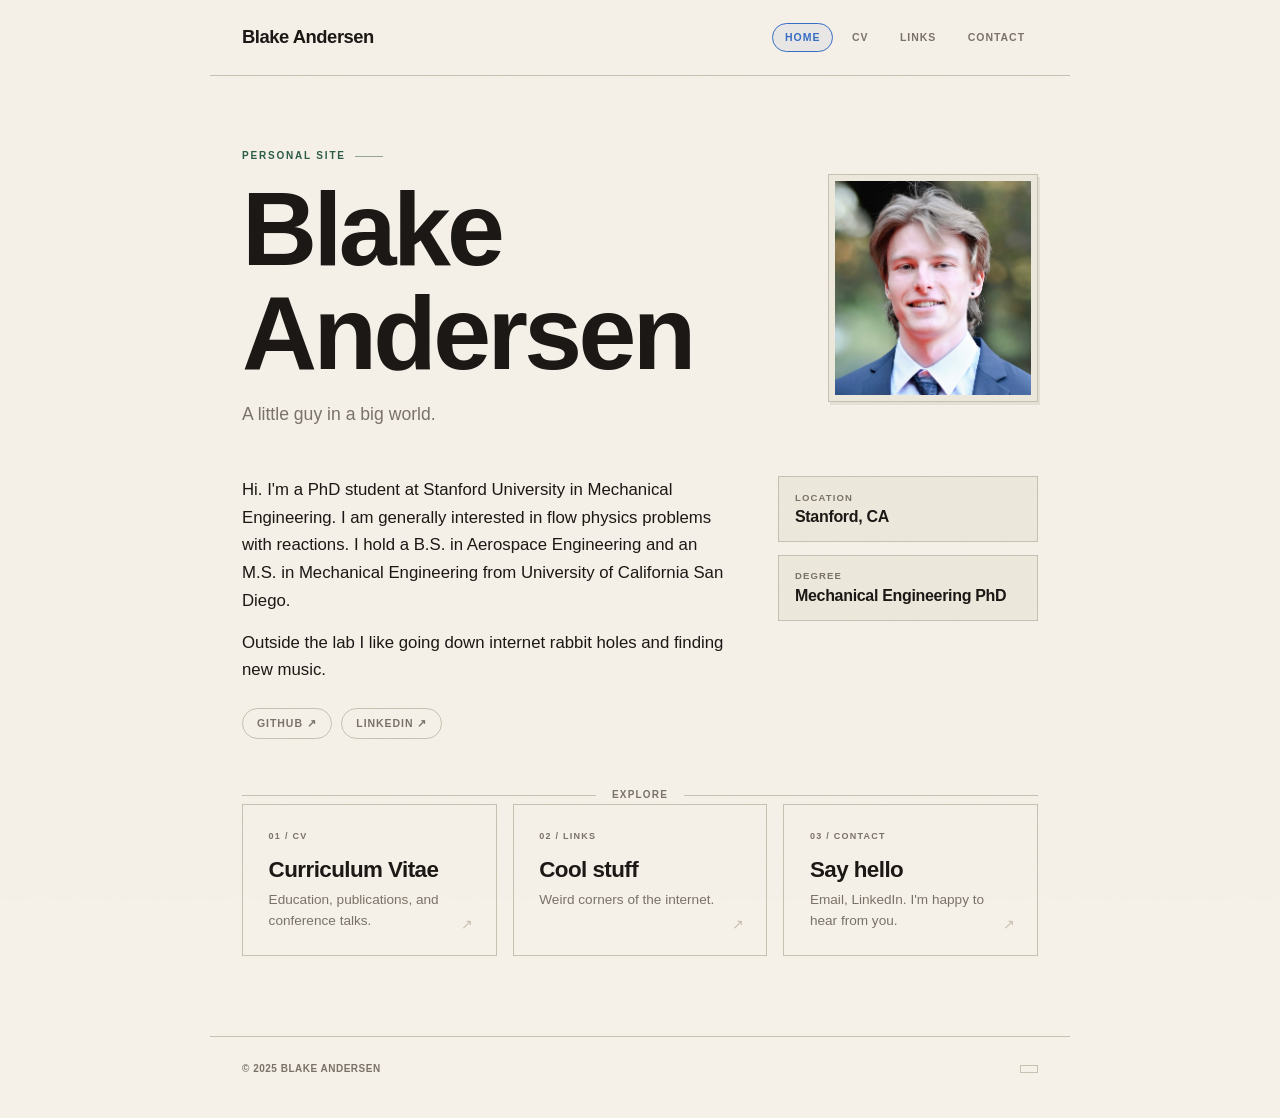
<file: index.html>
<!DOCTYPE html>
<html lang="en">
<head>
<meta charset="UTF-8">
<meta name="viewport" content="width=device-width, initial-scale=1.0">
<title>Blake Andersen</title>
<link rel="stylesheet" href="style.css">
<style>
  /* ── HOME-SPECIFIC ── */
  .hero {
    max-width: 860px;
    margin: 0 auto;
    padding: 4.5rem 2rem 3rem;
    position: relative;
    display: flex;
    align-items: center;
    gap: 2.5rem;
  }
  .hero-text { flex: 1 1 auto; min-width: 0; }
  .hero-portrait {
    flex: 0 0 auto;
    width: clamp(150px, 24vw, 210px);
    align-self: center;
  }

  .home-social {
    display: flex;
    gap: 0.6rem;
    flex-wrap: wrap;
    margin-top: 1.5rem;
  }
  .home-social a {
    font-family: var(--sans);
    font-size: 10.5px;
    font-weight: 700;
    letter-spacing: 0.09em;
    text-transform: uppercase;
    text-decoration: none;
    color: var(--muted);
    padding: 6px 14px;
    border: 1.5px solid var(--rule);
    border-radius: 100px;
    transition: all 0.18s ease;
  }
  .home-social a:hover {
    color: var(--accent);
    border-color: var(--accent);
  }

  .hero-name {
    font-size: clamp(3.5rem, 9vw, 6.5rem);
    margin-bottom: 1rem;
  }

  .hero-tagline {
    font-family: var(--sans);
    font-size: 1.1rem;
    color: var(--muted);
    font-weight: 400;
    max-width: 360px;
    margin-bottom: 0;
    line-height: 1.5;
  }

  /* Page cards grid */
  .page-grid {
    max-width: 860px;
    margin: 0 auto;
    padding: 0 2rem 5rem;
    display: grid;
    grid-template-columns: repeat(auto-fit, minmax(220px, 1fr));
    gap: 1rem;
  }

  .page-card {
    display: block;
    text-decoration: none;
    color: var(--ink);
    border: 1.5px solid var(--rule);
    padding: 1.5rem 1.6rem;
    transition: all 0.2s ease;
    position: relative;
    overflow: hidden;
    background: transparent;
  }

  .page-card::after {
    content: '↗';
    position: absolute;
    bottom: 1.2rem;
    right: 1.4rem;
    font-family: var(--sans);
    font-size: 14px;
    color: var(--rule);
    transition: all 0.2s ease;
  }

  .page-card:hover {
    border-color: var(--accent);
    background: rgba(53,108,196,0.04);
  }

  .page-card:hover::after { color: var(--accent); transform: translate(2px, -2px); }

  .pc-num {
    font-family: var(--sans);
    font-size: 9px;
    font-weight: 700;
    letter-spacing: 0.14em;
    color: var(--muted);
    text-transform: uppercase;
    margin-bottom: 0.8rem;
    display: block;
  }

  .pc-title {
    font-family: var(--sans);
    font-size: 1.4rem;
    font-weight: 700;
    line-height: 1.15;
    letter-spacing: -0.025em;
    display: block;
    margin-bottom: 0.5rem;
  }

  .pc-desc {
    font-size: 0.85rem;
    color: var(--muted);
    font-weight: 400;
    line-height: 1.5;
    padding-right: 1.5rem;
  }

  /* About blurb on homepage */
  .home-about {
    max-width: 860px;
    margin: 0 auto;
    padding: 0 2rem 0;
    display: grid;
    grid-template-columns: 1fr 260px;
    gap: 3rem;
    align-items: start;
    margin-bottom: 3rem;
  }

  @media (max-width: 640px) {
    .hero { flex-direction: column; align-items: flex-start; gap: 1.5rem; }
    .hero-portrait { width: clamp(150px, 45vw, 200px); }
    .home-about { grid-template-columns: 1fr; gap: 1.5rem; }
    .page-grid { grid-template-columns: 1fr 1fr; }
  }
  @media (max-width: 420px) {
    .page-grid { grid-template-columns: 1fr; }
  }

  .home-about p {
    font-size: 1.05rem;
    color: var(--ink);
    margin-bottom: 0.9rem;
    max-width: 500px;
  }
  .home-about p:last-child { margin-bottom: 0; }

  .portrait {
    margin: 0;
    border: 1px solid var(--rule);
    background: var(--paper2);
    padding: 6px;
    line-height: 0;
    box-shadow: 2px 3px 0 rgba(26,23,20,0.07);
  }
  .portrait img {
    display: block;
    width: 100%;
    height: auto;
  }

  .info-stack {
    display: flex;
    flex-direction: column;
    gap: 0.8rem;
  }

  .info-chip {
    border: 1px solid var(--rule);
    background: var(--paper2);
    padding: 0.8rem 1rem;
    display: flex;
    flex-direction: column;
    gap: 2px;
  }

  .chip-label {
    font-family: var(--sans);
    font-size: 9.5px;
    font-weight: 700;
    letter-spacing: 0.12em;
    text-transform: uppercase;
    color: var(--muted);
  }

  .chip-value {
    font-family: var(--sans);
    font-size: 1rem;
    font-weight: 700;
    letter-spacing: -0.02em;
    line-height: 1.3;
    color: var(--ink);
  }
</style>
</head>
<body>

<nav class="site-nav animate">
  <a class="nav-logo" href="index.html">Blake Andersen</a>
  <div class="nav-links">
    <a href="index.html" class="active">Home</a>
    <a href="cv.html">CV</a>
    <a href="links.html">Links</a>
    <a href="contact.html">Contact</a>
  </div>
</nav>

<div class="hero animate d1">
  <div class="hero-text">
    <p class="eyebrow">Personal site</p>
    <h1 class="hero-name">Blake<br>Andersen</h1>
    <p class="hero-tagline">A little guy in a big world.</p>
  </div>
  <figure class="portrait hero-portrait">
    <img src="blakie.jpeg" alt="Blake Andersen" loading="lazy">
  </figure>
</div>

<div class="home-about animate d2">
  <div>
	  <p>Hi. I'm a PhD student at Stanford University in Mechanical Engineering. I am generally interested in flow physics problems with reactions. I hold a B.S. in Aerospace Engineering and an M.S. in Mechanical Engineering from University of California San Diego.</p>
    <p>Outside the lab I like going down internet rabbit holes and finding new music.</p>
    <div class="home-social">
      <a href="https://github.com/blandersen/" target="_blank" rel="noopener">GitHub ↗</a>
      <a href="https://www.linkedin.com/in/blake-c-andersen/" target="_blank" rel="noopener">LinkedIn ↗</a>
    </div>
  </div>
  <div class="info-stack">
    <div class="info-chip">
      <span class="chip-label">Location</span>
      <span class="chip-value">Stanford, CA</span>
    </div>
    <div class="info-chip">
      <span class="chip-label">Degree</span>
      <span class="chip-value">Mechanical Engineering PhD</span>
    </div>
  </div>
</div>

<div class="divider animate d3"><span>Explore</span></div>

<div class="page-grid animate d4">
  <a class="page-card" href="cv.html">
    <span class="pc-num">01 / CV</span>
    <span class="pc-title">Curriculum Vitae</span>
    <p class="pc-desc">Education, publications, and conference talks.</p>
  </a>
  <a class="page-card" href="links.html">
    <span class="pc-num">02 / Links</span>
    <span class="pc-title">Cool stuff</span>
    <p class="pc-desc">Weird corners of the internet.</p>
  </a>
  <a class="page-card" href="contact.html">
    <span class="pc-num">03 / Contact</span>
    <span class="pc-title">Say hello</span>
    <p class="pc-desc">Email, LinkedIn. I'm happy to hear from you.</p>
  </a>
</div>

<footer class="animate d5">
  <p>© 2025 Blake Andersen</p>
  <span class="footer-badge"></span>
</footer>

</body>
</html>
</file>
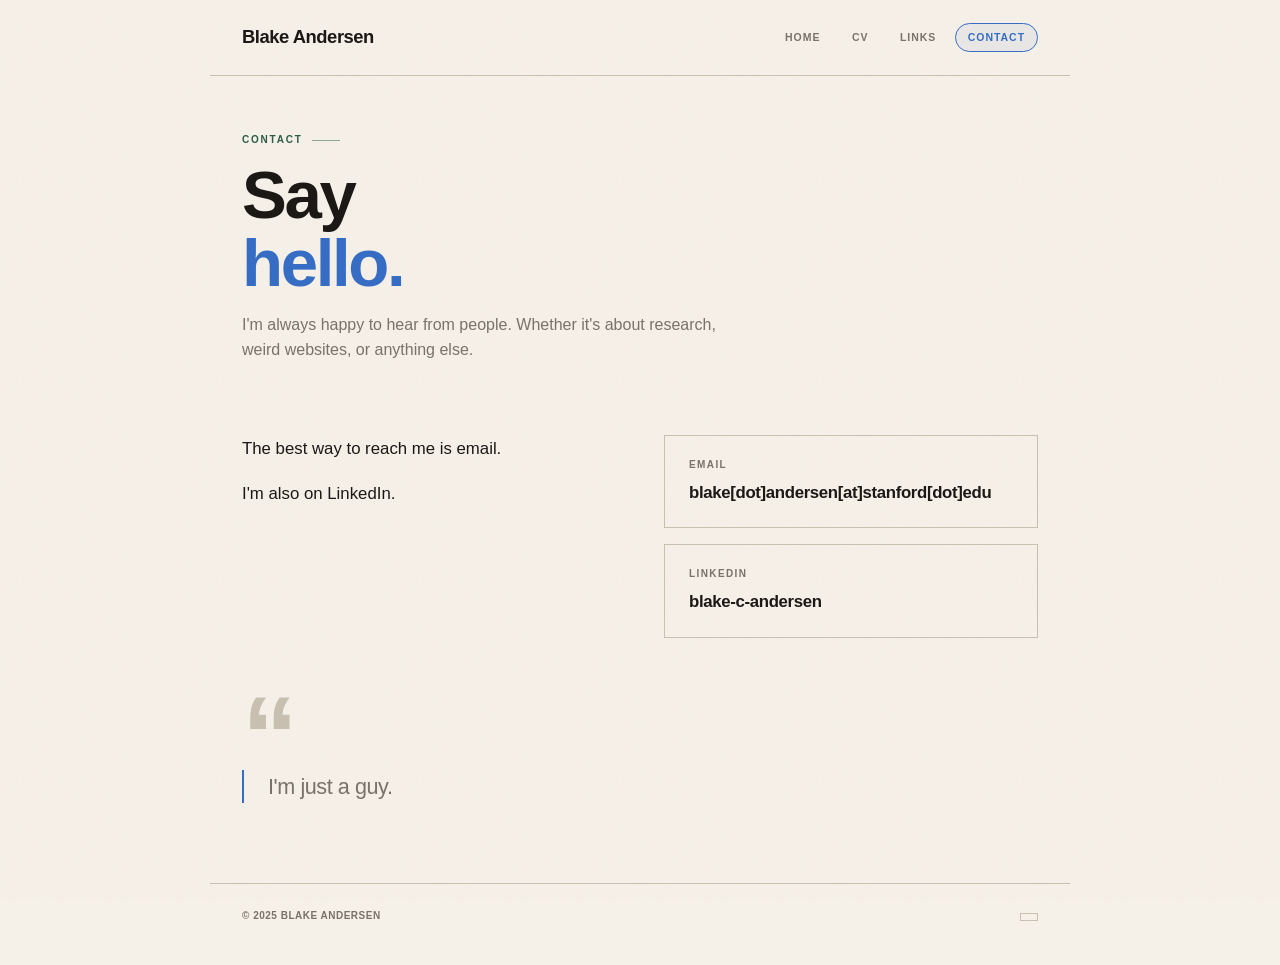
<file: contact.html>
<!DOCTYPE html>
<html lang="en">
<head>
<meta charset="UTF-8">
<meta name="viewport" content="width=device-width, initial-scale=1.0">
<title>Contact — Blake Andersen</title>
<link rel="stylesheet" href="style.css">
<style>
  h1.page-title { font-size: clamp(2.6rem, 6vw, 4.2rem); }

  .contact-body {
    display: grid;
    grid-template-columns: 1fr 1fr;
    gap: 3rem;
    align-items: start;
    margin-bottom: 3.5rem;
  }

  @media (max-width: 580px) {
    .contact-body { grid-template-columns: 1fr; gap: 2rem; }
  }

  .contact-blurb {
    font-size: 1.05rem;
    line-height: 1.7;
    color: var(--ink);
  }

  .contact-blurb p { margin-bottom: 1rem; }
  .contact-blurb p:last-child { margin-bottom: 0; }

  .contact-links {
    display: flex;
    flex-direction: column;
    gap: 1rem;
  }

  .contact-card {
    display: block;
    text-decoration: none;
    color: var(--ink);
    border: 1.5px solid var(--rule);
    padding: 1.3rem 1.5rem;
    transition: all 0.22s ease;
    position: relative;
    overflow: hidden;
  }

  .contact-card::before {
    content: '';
    position: absolute;
    inset: 0;
    background: var(--accent);
    transform: translateY(101%);
    transition: transform 0.25s ease;
    z-index: 0;
  }

  .contact-card:hover::before { transform: translateY(0); }
  .contact-card:hover .cc-label { color: rgba(255,255,255,0.7); }
  .contact-card:hover .cc-value { color: white; }

  .cc-label {
    font-family: var(--sans);
    font-size: 10px;
    font-weight: 700;
    letter-spacing: 0.14em;
    text-transform: uppercase;
    color: var(--muted);
    display: block;
    margin-bottom: 0.35rem;
    position: relative;
    z-index: 1;
    transition: color 0.2s;
  }

  .cc-value {
    font-family: var(--sans);
    font-size: 1.05rem;
    font-weight: 700;
    letter-spacing: -0.02em;
    position: relative;
    z-index: 1;
    transition: color 0.2s;
    display: block;
  }

  /* Big decorative quote */
  .big-mark {
    font-family: var(--sans);
    font-size: 7rem;
    font-weight: 700;
    line-height: 0.75;
    color: var(--rule);
    margin-bottom: -0.5rem;
    display: block;
  }

  blockquote {
    font-family: var(--sans);
    font-size: 1.35rem;
    letter-spacing: -0.02em;
    font-weight: 400;
    color: var(--muted);
    line-height: 1.55;
    max-width: 520px;
    padding-left: 1.5rem;
    border-left: 2px solid var(--accent);
  }
</style>
</head>
<body>

<nav class="site-nav animate">
  <a class="nav-logo" href="index.html">Blake Andersen</a>
  <div class="nav-links">
    <a href="index.html">Home</a>
    <a href="cv.html">CV</a>
    <a href="links.html">Links</a>
    <a href="contact.html" class="active">Contact</a>
  </div>
</nav>

<div class="page-header">
  <p class="eyebrow animate">Contact</p>
  <h1 class="page-title animate d1">Say<br><em>hello.</em></h1>
  <p class="page-intro animate d2">I'm always happy to hear from people. Whether it's about research, weird websites, or anything else.</p>
</div>

<div class="page-content">

  <div class="contact-body animate d3">
    <div class="contact-blurb">
      <p>The best way to reach me is email.</p>
      <p>I'm also on LinkedIn.</p>
    </div>

    <div class="contact-links">
      <a class="contact-card" href="mailto:blake.andersen@stanford.edu">
        <span class="cc-label">Email</span>
        <span class="cc-value">blake[dot]andersen[at]stanford[dot]edu</span>
      </a>
      <a class="contact-card" href="https://www.linkedin.com/in/blake-c-andersen" target="_blank" rel="noopener">
        <span class="cc-label">LinkedIn</span>
        <span class="cc-value">blake-c-andersen</span>
      </a>
    </div>
  </div>

  <div class="animate d4">
    <span class="big-mark">&ldquo;</span>
    <blockquote>
      I'm just a guy.
    </blockquote>
  </div>

</div>

<footer>
  <p>© 2025 Blake Andersen</p>
  <span class="footer-badge"></span>
</footer>

</body>
</html>
</file>
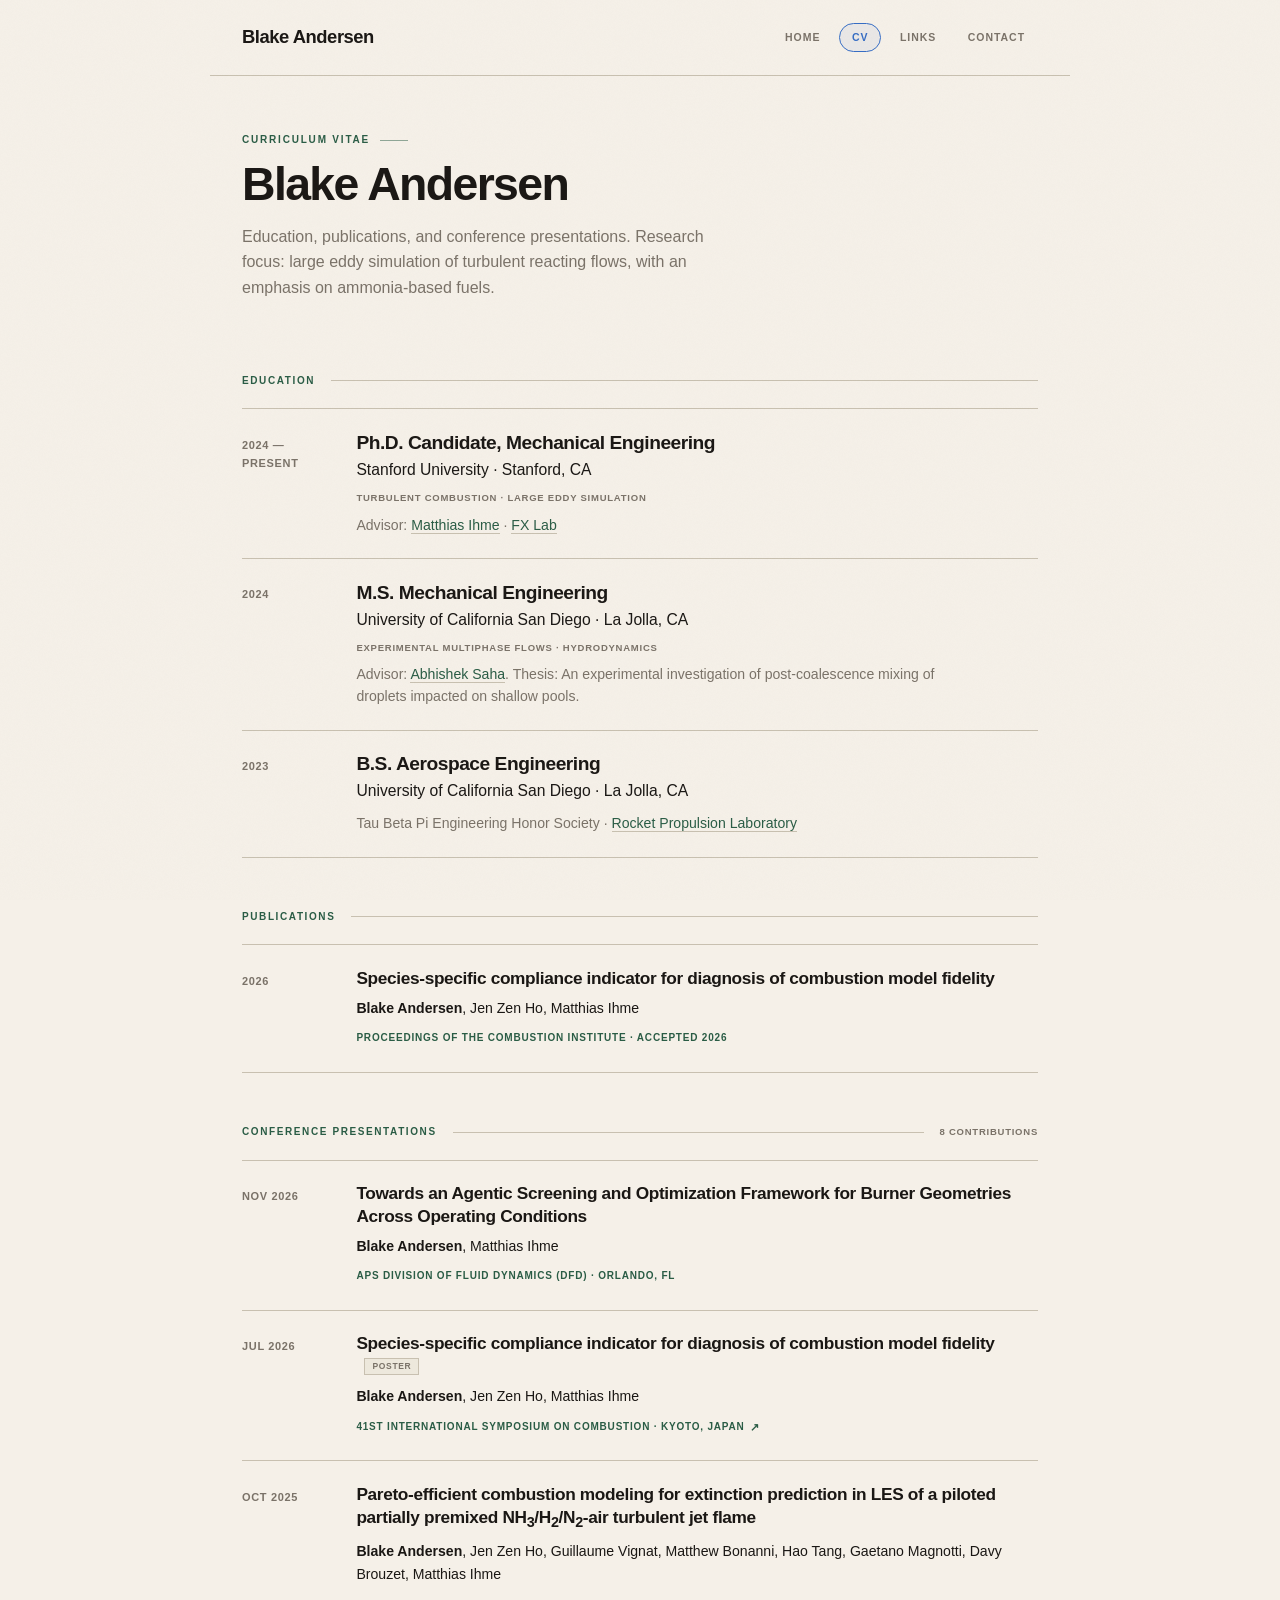
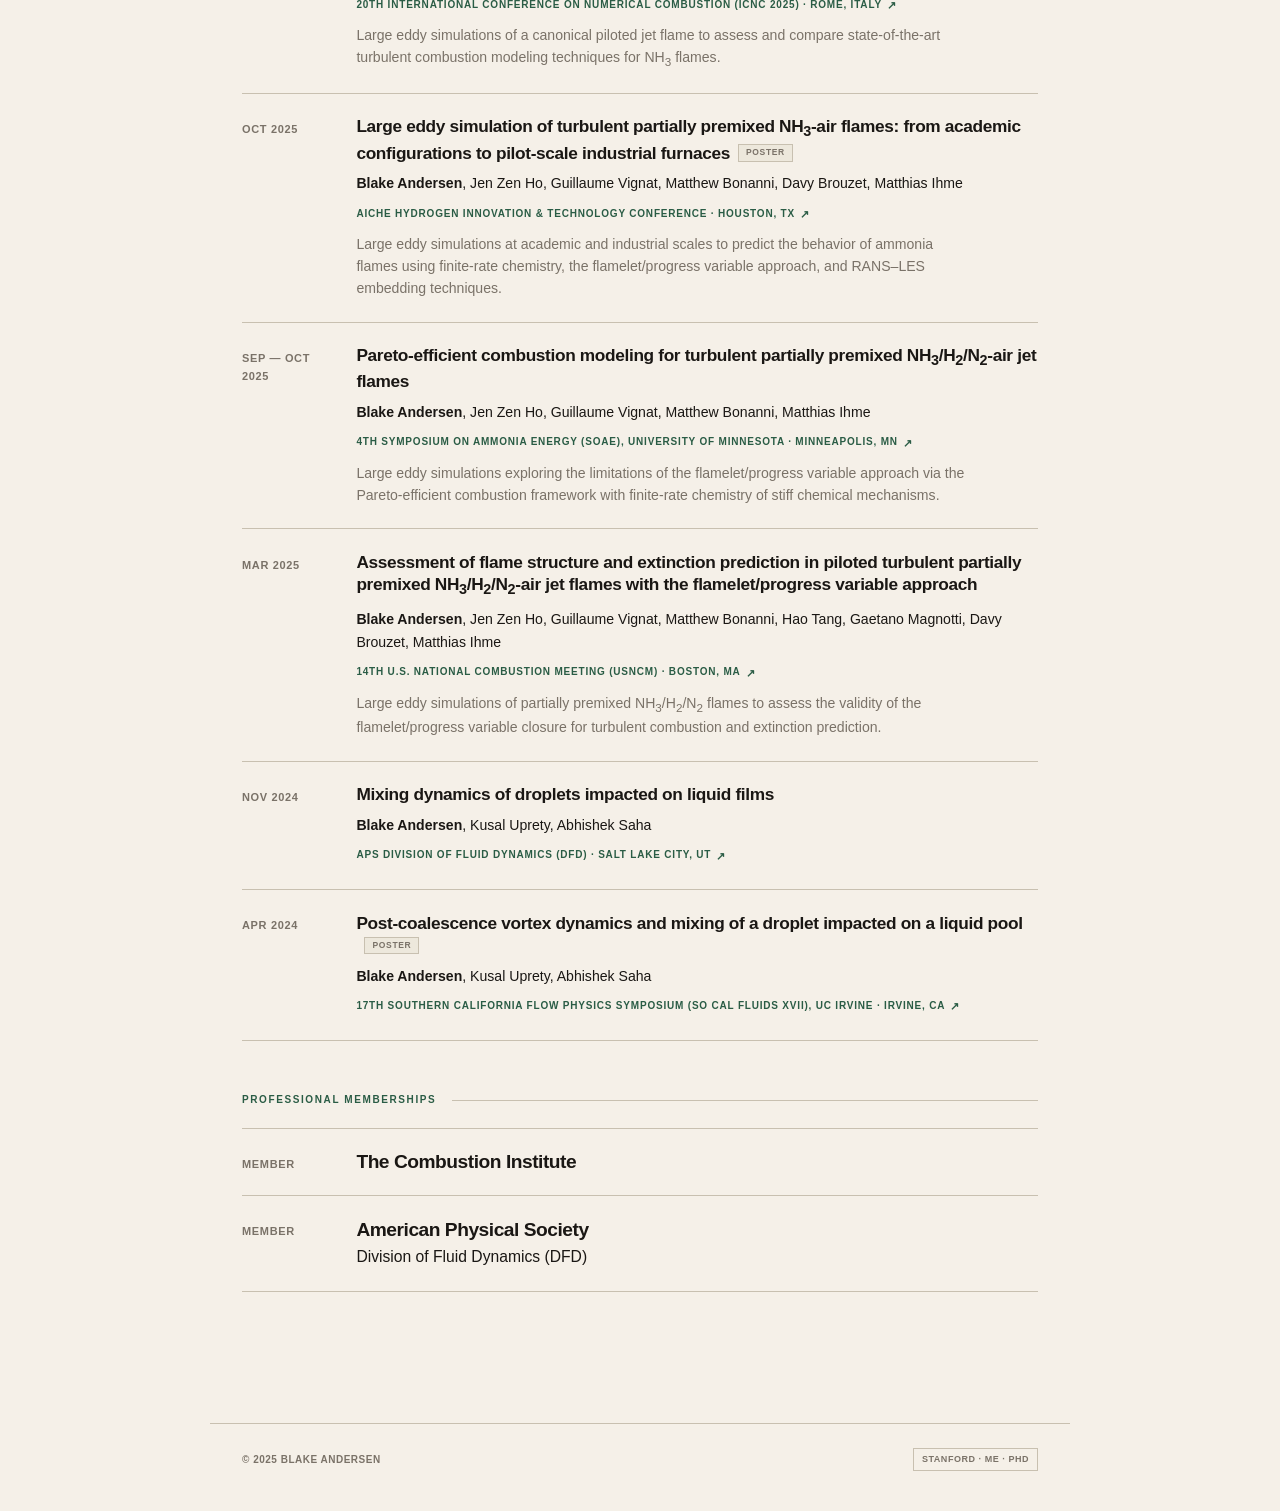
<file: cv.html>
<!DOCTYPE html>
<html lang="en">
<head>
<meta charset="UTF-8">
<meta name="viewport" content="width=device-width, initial-scale=1.0">
<title>CV — Blake Andersen</title>
<link rel="stylesheet" href="style.css">
<style>
  h1.page-title { font-size: clamp(2rem, 4.5vw, 2.9rem); font-style: normal; }

  /* ── SECTIONS ── */
  .cv-section { margin-bottom: 3.2rem; }

  .cv-section-header {
    display: flex;
    align-items: center;
    gap: 1rem;
    margin-bottom: 1.2rem;
  }

  .cv-section-title {
    font-family: var(--sans);
    font-size: 10px;
    font-weight: 700;
    letter-spacing: 0.16em;
    text-transform: uppercase;
    color: var(--accent2);
    white-space: nowrap;
  }

  .cv-section-line { flex: 1; height: 1px; background: var(--rule); }

  .cv-count {
    font-family: var(--sans);
    font-size: 9.5px;
    font-weight: 700;
    text-transform: uppercase;
    letter-spacing: 0.08em;
    color: var(--muted);
    white-space: nowrap;
  }

  /* ── ENTRIES (shared) ── */
  .cv-entry {
    display: grid;
    grid-template-columns: 92px 1fr;
    gap: 1.4rem;
    padding: 1.35rem 0;
    border-top: 1px solid var(--rule);
  }
  .cv-entry:last-child { border-bottom: 1px solid var(--rule); }

  .cv-year {
    font-family: var(--sans);
    font-size: 11px;
    font-weight: 700;
    text-transform: uppercase;
    letter-spacing: 0.06em;
    color: var(--muted);
    padding-top: 0.3rem;
  }

  @media (max-width: 560px) {
    .cv-entry { grid-template-columns: 1fr; gap: 0.5rem; }
    .cv-year { padding-top: 0; }
  }

  /* ── EDUCATION ── */
  .cv-degree {
    font-family: var(--sans);
    font-size: 1.2rem;
    font-weight: 700;
    line-height: 1.2;
    letter-spacing: -0.025em;
    color: var(--ink);
  }
  .cv-inst { font-size: 0.98rem; color: var(--ink); margin-top: 0.2rem; }
  .cv-meta {
    font-family: var(--sans);
    font-size: 9.5px;
    font-weight: 700;
    letter-spacing: 0.08em;
    text-transform: uppercase;
    color: var(--muted);
    margin-top: 0.45rem;
  }

  /* ── PUBLICATIONS / PRESENTATIONS ── */
  .cv-pub-title {
    font-family: var(--sans);
    font-size: 1.08rem;
    font-weight: 700;
    line-height: 1.3;
    letter-spacing: -0.02em;
    color: var(--ink);
  }

  .cv-authors {
    font-size: 0.88rem;
    color: var(--ink);
    font-weight: 400;
    margin-top: 0.5rem;
  }
  .cv-authors .me { font-weight: 700; font-style: normal; }

  .cv-venue {
    display: inline-flex;
    align-items: center;
    gap: 5px;
    font-family: var(--sans);
    font-size: 10px;
    font-weight: 700;
    text-transform: uppercase;
    letter-spacing: 0.08em;
    color: var(--accent2);
    text-decoration: none;
    margin-top: 0.6rem;
    transition: color 0.15s;
  }
  .cv-venue:hover { color: var(--accent); }
  .cv-venue::after { content: '↗'; font-size: 11px; }

  .cv-venue-static {
    display: inline-block;
    font-family: var(--sans);
    font-size: 10px;
    font-weight: 700;
    text-transform: uppercase;
    letter-spacing: 0.08em;
    color: var(--accent2);
    margin-top: 0.6rem;
  }

  .cv-pub-tag {
    display: inline-block;
    font-family: var(--sans);
    font-size: 8.5px;
    font-weight: 700;
    letter-spacing: 0.08em;
    text-transform: uppercase;
    padding: 2px 7px;
    background: var(--paper2);
    border: 1px solid var(--rule);
    color: var(--muted);
    margin-left: 0.5rem;
    vertical-align: middle;
    position: relative;
    top: -1px;
  }

  .cv-desc {
    font-size: 0.88rem;
    color: var(--muted);
    font-weight: 400;
    line-height: 1.55;
    margin-top: 0.55rem;
    max-width: 620px;
  }

  /* inline links inside entries (advisor, orgs) — not the venue links */
  .cv-body a:not(.cv-venue) {
    color: var(--accent2);
    text-decoration: none;
    border-bottom: 1px solid var(--rule);
    transition: color 0.15s, border-color 0.15s;
  }
  .cv-body a:not(.cv-venue):hover { color: var(--accent); border-color: var(--accent); }

</style>
</head>
<body>

<nav class="site-nav animate">
  <a class="nav-logo" href="index.html">Blake Andersen</a>
  <div class="nav-links">
    <a href="index.html">Home</a>
    <a href="cv.html" class="active">CV</a>
    <a href="links.html">Links</a>
    <a href="contact.html">Contact</a>
  </div>
</nav>

<div class="page-header">
  <p class="eyebrow animate">Curriculum Vitae</p>
  <h1 class="page-title animate d1">Blake Andersen</h1>
  <p class="page-intro animate d2">Education, publications, and conference presentations. Research focus: large eddy simulation of turbulent reacting flows, with an emphasis on ammonia-based fuels.</p>
</div>

<div class="page-content">

  <!-- ══════════ EDUCATION ══════════ -->
  <div class="cv-section animate d3">
    <div class="cv-section-header">
      <span class="cv-section-title">Education</span>
      <span class="cv-section-line"></span>
    </div>

    <div class="cv-entry">
      <div class="cv-year">2024 — present</div>
      <div class="cv-body">
        <div class="cv-degree">Ph.D. Candidate, Mechanical Engineering</div>
        <div class="cv-inst">Stanford University · Stanford, CA</div>
        <div class="cv-meta">Turbulent combustion · Large Eddy Simulation</div>
        <p class="cv-desc">Advisor: <a href="https://me.stanford.edu/people/matthias-ihme" target="_blank" rel="noopener">Matthias Ihme</a> · <a href="https://fxlab.stanford.edu" target="_blank" rel="noopener">FX Lab</a></p>
      </div>
    </div>

    <div class="cv-entry">
      <div class="cv-year">2024</div>
      <div class="cv-body">
        <div class="cv-degree">M.S. Mechanical Engineering</div>
        <div class="cv-inst">University of California San Diego · La Jolla, CA</div>
        <div class="cv-meta">Experimental multiphase flows · Hydrodynamics</div>
        <p class="cv-desc">Advisor: <a href="https://jacobsschool.ucsd.edu/people/profile/abhishek-saha" target="_blank" rel="noopener">Abhishek Saha</a>. Thesis: An experimental investigation of post-coalescence mixing of droplets impacted on shallow pools.</p>
      </div>
    </div>

    <div class="cv-entry">
      <div class="cv-year">2023</div>
      <div class="cv-body">
        <div class="cv-degree">B.S. Aerospace Engineering</div>
        <div class="cv-inst">University of California San Diego · La Jolla, CA</div>
        <p class="cv-desc">Tau Beta Pi Engineering Honor Society · <a href="https://www.rocketproplab.org/" target="_blank" rel="noopener">Rocket Propulsion Laboratory</a></p>
      </div>
    </div>
  </div>

  <!-- ══════════ PUBLICATIONS ══════════ -->
  <div class="cv-section animate d4">
    <div class="cv-section-header">
      <span class="cv-section-title">Publications</span>
      <span class="cv-section-line"></span>
    </div>

    <div class="cv-entry">
      <div class="cv-year">2026</div>
      <div class="cv-body">
        <div class="cv-pub-title">Species-specific compliance indicator for diagnosis of combustion model fidelity</div>
        <p class="cv-authors"><span class="me">Blake Andersen</span>, Jen Zen Ho, Matthias Ihme</p>
        <span class="cv-venue-static">Proceedings of the Combustion Institute · accepted 2026</span>
      </div>
    </div>
  </div>

  <!-- ══════════ CONFERENCE PRESENTATIONS ══════════ -->
  <div class="cv-section animate d5">
    <div class="cv-section-header">
      <span class="cv-section-title">Conference Presentations</span>
      <span class="cv-section-line"></span>
      <span class="cv-count">8 contributions</span>
    </div>

    <!-- APS DFD 2026, Orlando -->
    <div class="cv-entry">
      <div class="cv-year">Nov 2026</div>
      <div class="cv-body">
        <div class="cv-pub-title">Towards an Agentic Screening and Optimization Framework for Burner Geometries Across Operating Conditions</div>
        <p class="cv-authors"><span class="me">Blake Andersen</span>, Matthias Ihme</p>
        <span class="cv-venue-static">APS Division of Fluid Dynamics (DFD) · Orlando, FL</span>
      </div>
    </div>

    <!-- 41st International Symposium on Combustion 2026, Kyoto (Poster) -->
    <div class="cv-entry">
      <div class="cv-year">Jul 2026</div>
      <div class="cv-body">
        <div class="cv-pub-title">Species-specific compliance indicator for diagnosis of combustion model fidelity<span class="cv-pub-tag">Poster</span></div>
        <p class="cv-authors"><span class="me">Blake Andersen</span>, Jen Zen Ho, Matthias Ihme</p>
        <a class="cv-venue" href="https://www.combustionsymposia.org/" target="_blank" rel="noopener">41st International Symposium on Combustion · Kyoto, Japan</a>
      </div>
    </div>

    <!-- 1 — ICNC 2025, Rome -->
    <div class="cv-entry">
      <div class="cv-year">Oct 2025</div>
      <div class="cv-body">
        <div class="cv-pub-title">Pareto-efficient combustion modeling for extinction prediction in LES of a piloted partially premixed NH<sub>3</sub>/H<sub>2</sub>/N<sub>2</sub>-air turbulent jet flame</div>
        <p class="cv-authors"><span class="me">Blake Andersen</span>, Jen Zen Ho, Guillaume Vignat, Matthew Bonanni, Hao Tang, Gaetano Magnotti, Davy Brouzet, Matthias Ihme</p>
        <a class="cv-venue" href="https://www.icnc2025.com/program/" target="_blank" rel="noopener">20th International Conference on Numerical Combustion (ICNC 2025) · Rome, Italy</a>
        <p class="cv-desc">Large eddy simulations of a canonical piloted jet flame to assess and compare state-of-the-art turbulent combustion modeling techniques for NH<sub>3</sub> flames.</p>
      </div>
    </div>

    <!-- 2 — AIChE HIT 2025, Houston (Poster) -->
    <div class="cv-entry">
      <div class="cv-year">Oct 2025</div>
      <div class="cv-body">
        <div class="cv-pub-title">Large eddy simulation of turbulent partially premixed NH<sub>3</sub>-air flames: from academic configurations to pilot-scale industrial furnaces<span class="cv-pub-tag">Poster</span></div>
        <p class="cv-authors"><span class="me">Blake Andersen</span>, Jen Zen Ho, Guillaume Vignat, Matthew Bonanni, Davy Brouzet, Matthias Ihme</p>
        <a class="cv-venue" href="https://www.aiche.org/ifs/conferences/hydrogen-innovation-and-technology-conference/2025/poster-session" target="_blank" rel="noopener">AIChE Hydrogen Innovation &amp; Technology Conference · Houston, TX</a>
        <p class="cv-desc">Large eddy simulations at academic and industrial scales to predict the behavior of ammonia flames using finite-rate chemistry, the flamelet/progress variable approach, and RANS–LES embedding techniques.</p>
      </div>
    </div>

    <!-- 3 — 4th Symposium on Ammonia Energy, Minneapolis -->
    <div class="cv-entry">
      <div class="cv-year">Sep — Oct 2025</div>
      <div class="cv-body">
        <div class="cv-pub-title">Pareto-efficient combustion modeling for turbulent partially premixed NH<sub>3</sub>/H<sub>2</sub>/N<sub>2</sub>-air jet flames</div>
        <p class="cv-authors"><span class="me">Blake Andersen</span>, Jen Zen Ho, Guillaume Vignat, Matthew Bonanni, Matthias Ihme</p>
        <a class="cv-venue" href="https://soae.umn.edu/program/agenda" target="_blank" rel="noopener">4th Symposium on Ammonia Energy (SoAE), University of Minnesota · Minneapolis, MN</a>
        <p class="cv-desc">Large eddy simulations exploring the limitations of the flamelet/progress variable approach via the Pareto-efficient combustion framework with finite-rate chemistry of stiff chemical mechanisms.</p>
      </div>
    </div>

    <!-- 4 — 14th US National Combustion Meeting, Boston -->
    <div class="cv-entry">
      <div class="cv-year">Mar 2025</div>
      <div class="cv-body">
        <div class="cv-pub-title">Assessment of flame structure and extinction prediction in piloted turbulent partially premixed NH<sub>3</sub>/H<sub>2</sub>/N<sub>2</sub>-air jet flames with the flamelet/progress variable approach</div>
        <p class="cv-authors"><span class="me">Blake Andersen</span>, Jen Zen Ho, Guillaume Vignat, Matthew Bonanni, Hao Tang, Gaetano Magnotti, Davy Brouzet, Matthias Ihme</p>
        <a class="cv-venue" href="https://combustioninstitute.wixsite.com/14th-usncm/technical-program" target="_blank" rel="noopener">14th U.S. National Combustion Meeting (USNCM) · Boston, MA</a>
        <p class="cv-desc">Large eddy simulations of partially premixed NH<sub>3</sub>/H<sub>2</sub>/N<sub>2</sub> flames to assess the validity of the flamelet/progress variable closure for turbulent combustion and extinction prediction.</p>
      </div>
    </div>

    <!-- APS DFD 2024, Salt Lake City -->
    <div class="cv-entry">
      <div class="cv-year">Nov 2024</div>
      <div class="cv-body">
        <div class="cv-pub-title">Mixing dynamics of droplets impacted on liquid films</div>
        <p class="cv-authors"><span class="me">Blake Andersen</span>, Kusal Uprety, Abhishek Saha</p>
        <a class="cv-venue" href="https://meetings.aps.org/Meeting/DFD24/Session/R09.7" target="_blank" rel="noopener">APS Division of Fluid Dynamics (DFD) · Salt Lake City, UT</a>
      </div>
    </div>

    <!-- 5 — So Cal Fluids XVII, UC Irvine, Apr 2024 (Poster) -->
    <div class="cv-entry">
      <div class="cv-year">Apr 2024</div>
      <div class="cv-body">
        <div class="cv-pub-title">Post-coalescence vortex dynamics and mixing of a droplet impacted on a liquid pool<span class="cv-pub-tag">Poster</span></div>
        <p class="cv-authors"><span class="me">Blake Andersen</span>, Kusal Uprety, Abhishek Saha</p>
        <a class="cv-venue" href="https://sites.uci.edu/socalfluidsxvii/" target="_blank" rel="noopener">17th Southern California Flow Physics Symposium (So Cal Fluids XVII), UC Irvine · Irvine, CA</a>
      </div>
    </div>

  </div>

  <!-- ══════════ PROFESSIONAL MEMBERSHIPS ══════════ -->
  <div class="cv-section animate d5">
    <div class="cv-section-header">
      <span class="cv-section-title">Professional Memberships</span>
      <span class="cv-section-line"></span>
    </div>

    <div class="cv-entry">
      <div class="cv-year">Member</div>
      <div class="cv-body">
        <div class="cv-degree">The Combustion Institute</div>
      </div>
    </div>

    <div class="cv-entry">
      <div class="cv-year">Member</div>
      <div class="cv-body">
        <div class="cv-degree">American Physical Society</div>
        <div class="cv-inst">Division of Fluid Dynamics (DFD)</div>
      </div>
    </div>
  </div>

</div>

<footer>
  <p>© 2025 Blake Andersen</p>
  <span class="footer-badge">Stanford · ME · PhD</span>
</footer>

</body>
</html>
</file>
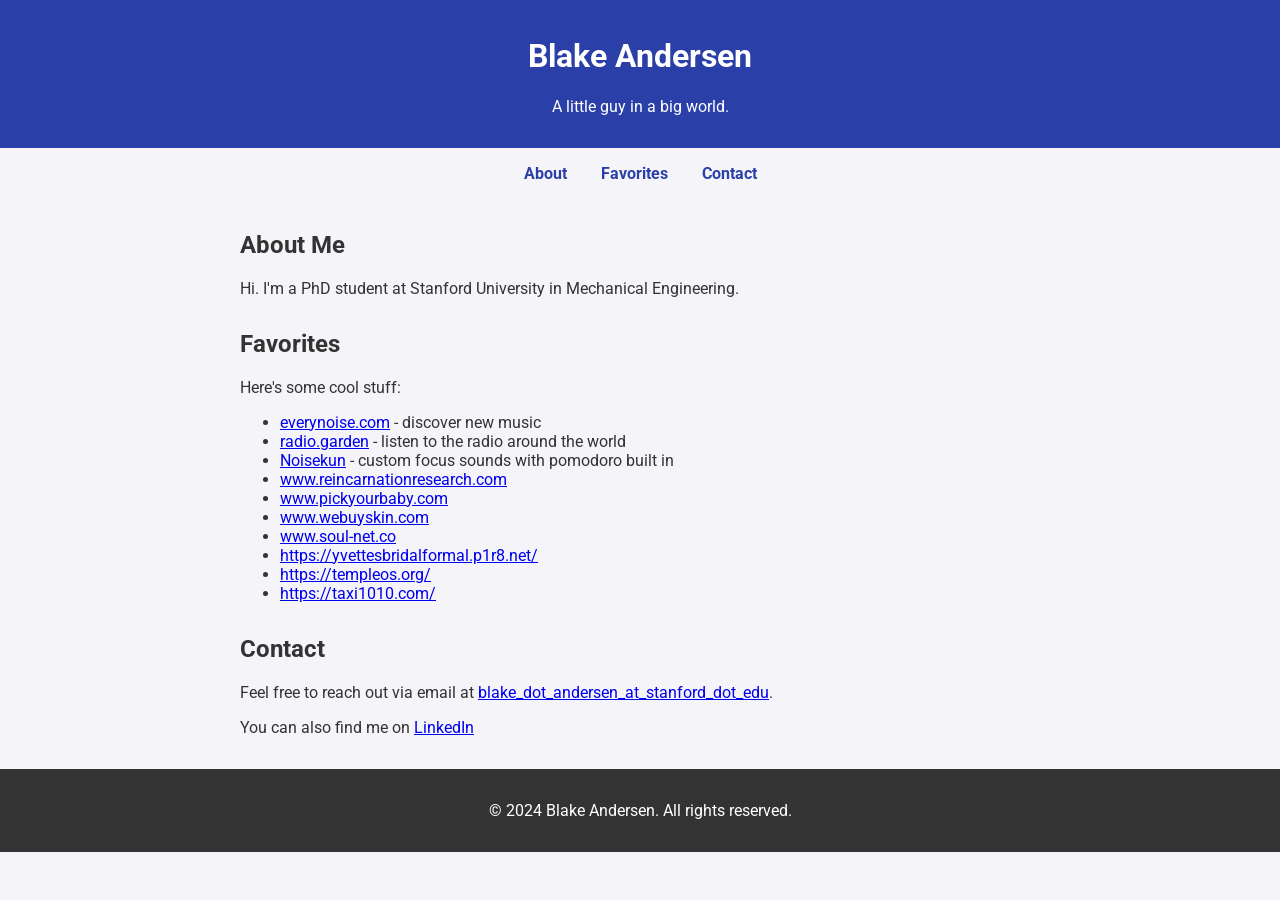
<file: index_old.html>
<!DOCTYPE html>
<html lang="en">
<head>
    <meta charset="UTF-8">
    <meta name="viewport" content="width=device-width, initial-scale=1.0">
    <title>My Personal Website</title>
    <link href="https://fonts.googleapis.com/css2?family=Roboto:wght@400;700&display=swap" rel="stylesheet">
    <style>
        body {
            font-family: 'Roboto', sans-serif;
            margin: 0;
            padding: 0;
            background-color: #f4f4f9;
            color: #333;
        }
        header {
            background-color: #2a3fa7;
            color: white;
            padding: 1em 0;
            text-align: center;
        }
        nav {
            margin: 0;
            text-align: center;
            padding: 1em 0;
        }
        nav a {
            margin: 0 15px;
            text-decoration: none;
            color: #2a3fa7;
            font-weight: bold;
        }
        nav a:hover {
            text-decoration: underline;
        }
        section {
            max-width: 800px;
            margin: 2em auto;
            padding: 0 1em;
        }
        footer {
            text-align: center;
            padding: 1em 0;
            background-color: #333;
            color: white;
            position: relative;
            bottom: 0;
            width: 100%;
        }
    </style>
</head>
<body>
    <header>
        <h1>Blake Andersen</h1>
        <p>A little guy in a big world.</p>
    </header>
    <nav>
        <a href="#about">About</a>
        <a href="#favorites">Favorites</a>
        <a href="#contact">Contact</a>
    </nav>
    <section id="about">
        <h2>About Me</h2>
        <p>Hi. I'm a PhD student at Stanford University in Mechanical Engineering.</p>
    </section>
    <section id="favorites">
        <h2>Favorites</h2>
        <p>Here's some cool stuff:</p>
        <ul>
            <li><a href="https://everynoise.com/">everynoise.com</a> - discover new music</li>
            <li><a href="https://radio.garden/">radio.garden</a> - listen to the radio around the world</li>
            <li><a href="https://noisekun.com//">Noisekun</a> - custom focus sounds with pomodoro built in</li>
            <li><a href="https://www.reincarnationresearch.com/">www.reincarnationresearch.com</a> </li>
            <li><a href="https://www.pickyourbaby.com/">www.pickyourbaby.com</a> </li>
            <li><a href="https://www.webuyskin.com/">www.webuyskin.com</a> </li>
            <li><a href="https://www.soul-net.co/">www.soul-net.co</a> </li>
            <li><a href="https://yvettesbridalformal.p1r8.net/">https://yvettesbridalformal.p1r8.net/</a> </li>
            <li><a href="https://templeos.org/">https://templeos.org/</a> </li>
            <li><a href="https://taxi1010.com/">https://taxi1010.com/</a> </li>
        </ul>
    </section>
    <section id="contact">
        <h2>Contact</h2>
        <p>Feel free to reach out via email at <a href="mailto:blake.andersen@stanford.edu">blake_dot_andersen_at_stanford_dot_edu</a>.</p>
        <p>You can also find me on <a href="https://www.linkedin.com/in/blake-c-andersen">LinkedIn</a></p>
    </section>
    <footer>
        <p>&copy; 2024 Blake Andersen. All rights reserved.</p>
    </footer>
</body>
</html>
</file>
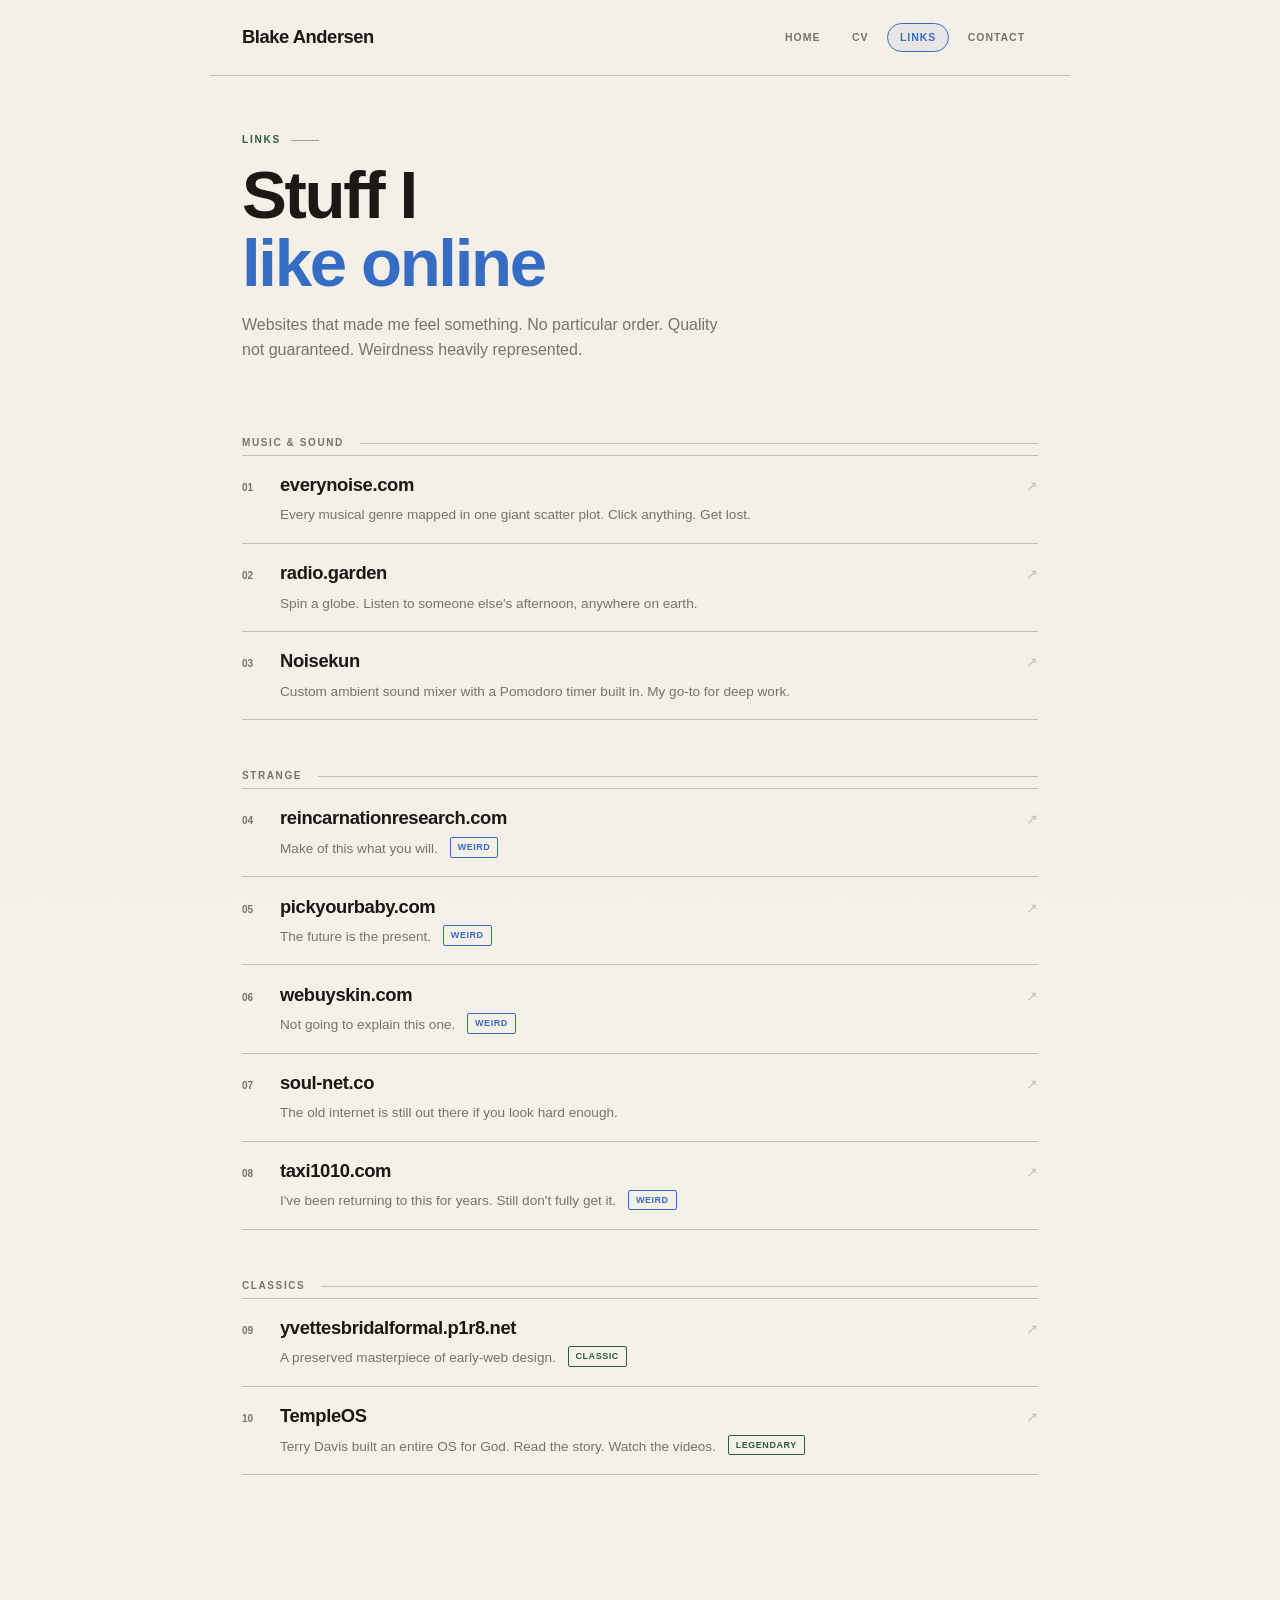
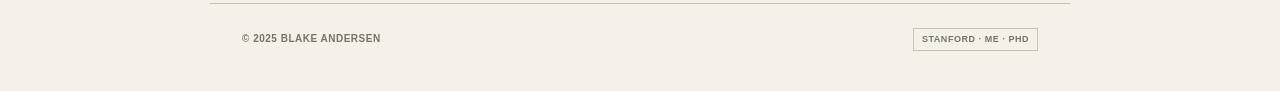
<file: links.html>
<!DOCTYPE html>
<html lang="en">
<head>
<meta charset="UTF-8">
<meta name="viewport" content="width=device-width, initial-scale=1.0">
<title>Links — Blake Andersen</title>
<link rel="stylesheet" href="style.css">
<style>
  h1.page-title { font-size: clamp(2.6rem, 6vw, 4.2rem); }

  /* Category sections */
  .link-section { margin-bottom: 3rem; }

  .link-section-header {
    display: flex;
    align-items: center;
    gap: 1rem;
    margin-bottom: 0.2rem;
  }

  .link-section-title {
    font-family: var(--sans);
    font-size: 10px;
    font-weight: 700;
    letter-spacing: 0.16em;
    text-transform: uppercase;
    color: var(--muted);
  }

  .link-section-line {
    flex: 1;
    height: 1px;
    background: var(--rule);
  }
</style>
</head>
<body>

<nav class="site-nav animate">
  <a class="nav-logo" href="index.html">Blake Andersen</a>
  <div class="nav-links">
    <a href="index.html">Home</a>
    <a href="cv.html">CV</a>
    <a href="links.html" class="active">Links</a>
    <a href="contact.html">Contact</a>
  </div>
</nav>

<div class="page-header">
  <p class="eyebrow animate">Links</p>
  <h1 class="page-title animate d1">Stuff I<br><em>like online</em></h1>
  <p class="page-intro animate d2">Websites that made me feel something. No particular order. Quality not guaranteed. Weirdness heavily represented.</p>
</div>

<div class="page-content">

  <!-- Music & Sound -->
  <div class="link-section animate d3">
    <div class="link-section-header">
      <span class="link-section-title">Music & Sound</span>
      <span class="link-section-line"></span>
    </div>
    <ul class="link-list">
      <li>
        <span class="link-num">01</span>
        <div class="link-content">
          <a class="link-main" href="https://everynoise.com/" target="_blank" rel="noopener">everynoise.com</a>
          <span class="link-desc">Every musical genre mapped in one giant scatter plot. Click anything. Get lost.</span>
        </div>
        <span class="link-arrow">↗</span>
      </li>
      <li>
        <span class="link-num">02</span>
        <div class="link-content">
          <a class="link-main" href="https://radio.garden/" target="_blank" rel="noopener">radio.garden</a>
          <span class="link-desc">Spin a globe. Listen to someone else's afternoon, anywhere on earth.</span>
        </div>
        <span class="link-arrow">↗</span>
      </li>
      <li>
        <span class="link-num">03</span>
        <div class="link-content">
          <a class="link-main" href="https://noisekun.com/" target="_blank" rel="noopener">Noisekun</a>
          <span class="link-desc">Custom ambient sound mixer with a Pomodoro timer built in. My go-to for deep work.</span>
        </div>
        <span class="link-arrow">↗</span>
      </li>
    </ul>
  </div>

  <!-- Strange & Wonderful -->
  <div class="link-section animate d4">
    <div class="link-section-header">
      <span class="link-section-title">Strange</span>
      <span class="link-section-line"></span>
    </div>
    <ul class="link-list">
      <li>
        <span class="link-num">04</span>
        <div class="link-content">
          <a class="link-main" href="https://www.reincarnationresearch.com/" target="_blank" rel="noopener">reincarnationresearch.com</a>
          <span class="link-desc">Make of this what you will.</span>
          <span class="tag tag--weird">weird</span>
        </div>
        <span class="link-arrow">↗</span>
      </li>
      <li>
        <span class="link-num">05</span>
        <div class="link-content">
          <a class="link-main" href="https://www.pickyourbaby.com/" target="_blank" rel="noopener">pickyourbaby.com</a>
          <span class="link-desc">The future is the present.</span>
          <span class="tag tag--weird">weird</span>
        </div>
        <span class="link-arrow">↗</span>
      </li>
      <li>
        <span class="link-num">06</span>
        <div class="link-content">
          <a class="link-main" href="https://www.webuyskin.com/" target="_blank" rel="noopener">webuyskin.com</a>
          <span class="link-desc">Not going to explain this one.</span>
          <span class="tag tag--weird">weird</span>
        </div>
        <span class="link-arrow">↗</span>
      </li>
      <li>
        <span class="link-num">07</span>
        <div class="link-content">
          <a class="link-main" href="https://www.soul-net.co/" target="_blank" rel="noopener">soul-net.co</a>
          <span class="link-desc">The old internet is still out there if you look hard enough.</span>
        </div>
        <span class="link-arrow">↗</span>
      </li>
      <li>
        <span class="link-num">08</span>
        <div class="link-content">
          <a class="link-main" href="https://taxi1010.com/" target="_blank" rel="noopener">taxi1010.com</a>
          <span class="link-desc">I've been returning to this for years. Still don't fully get it.</span>
          <span class="tag tag--weird">weird</span>
        </div>
        <span class="link-arrow">↗</span>
      </li>
    </ul>
  </div>

  <!-- Classics -->
  <div class="link-section animate d5">
    <div class="link-section-header">
      <span class="link-section-title">Classics</span>
      <span class="link-section-line"></span>
    </div>
    <ul class="link-list">
      <li>
        <span class="link-num">09</span>
        <div class="link-content">
          <a class="link-main" href="https://yvettesbridalformal.p1r8.net/" target="_blank" rel="noopener">yvettesbridalformal.p1r8.net</a>
          <span class="link-desc">A preserved masterpiece of early-web design.</span>
          <span class="tag tag--cool">classic</span>
        </div>
        <span class="link-arrow">↗</span>
      </li>
      <li>
        <span class="link-num">10</span>
        <div class="link-content">
          <a class="link-main" href="https://templeos.org/" target="_blank" rel="noopener">TempleOS</a>
          <span class="link-desc">Terry Davis built an entire OS for God. Read the story. Watch the videos.</span>
          <span class="tag tag--cool">legendary</span>
        </div>
        <span class="link-arrow">↗</span>
      </li>
    </ul>
  </div>

</div>

<footer>
  <p>© 2025 Blake Andersen</p>
  <span class="footer-badge">Stanford · ME · PhD</span>
</footer>

</body>
</html>
</file>
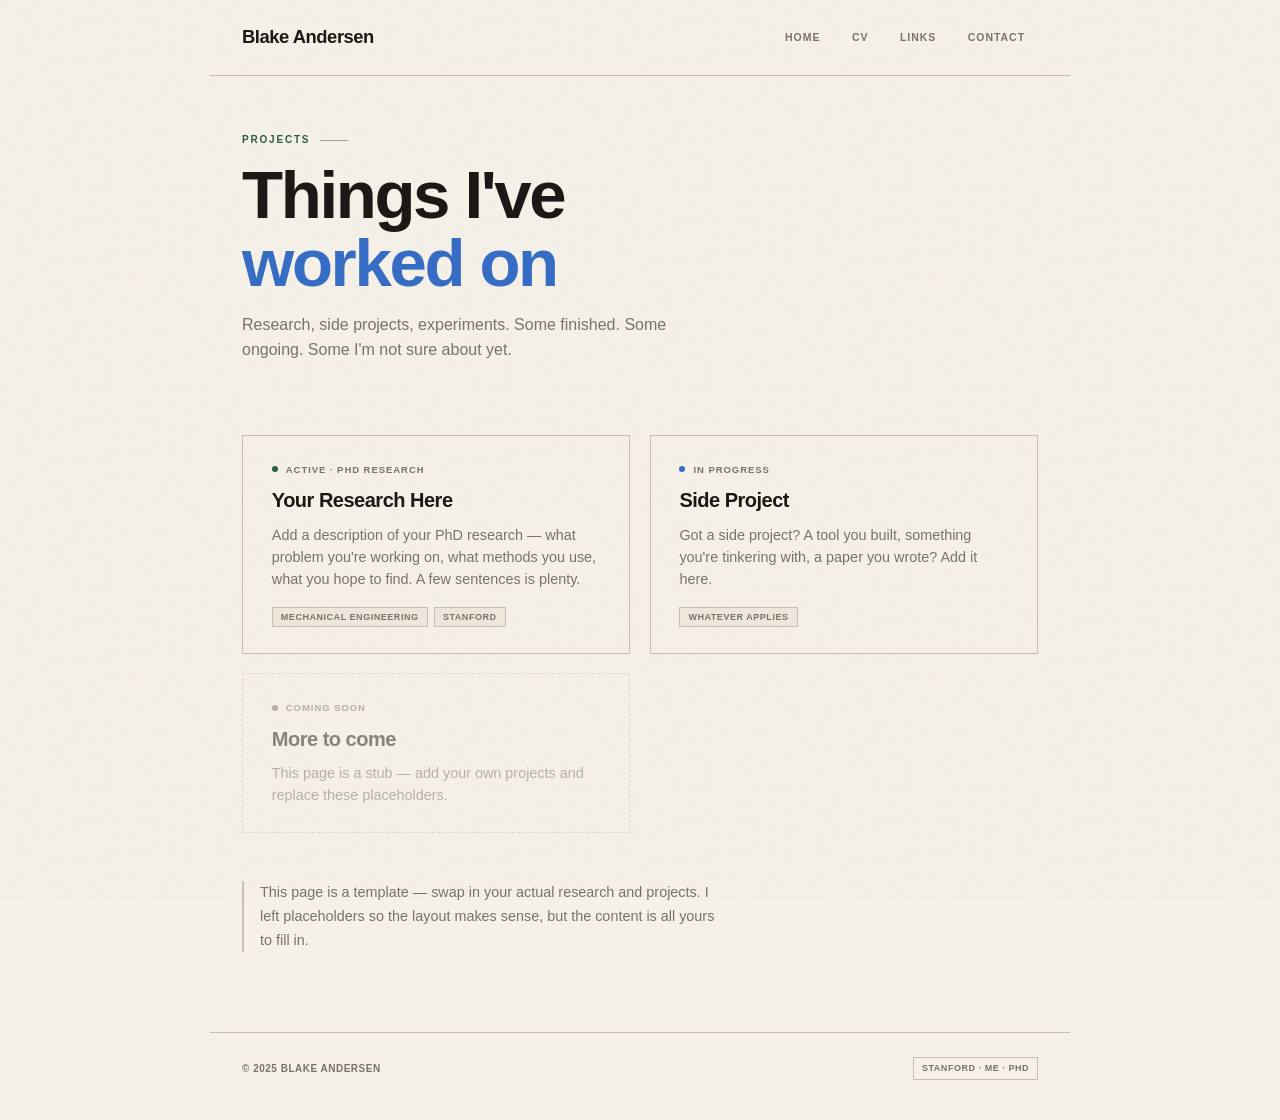
<file: projects.html>
<!DOCTYPE html>
<html lang="en">
<head>
<meta charset="UTF-8">
<meta name="viewport" content="width=device-width, initial-scale=1.0">
<title>Projects — Blake Andersen</title>
<link rel="stylesheet" href="style.css">
<style>
  h1.page-title { font-size: clamp(2.6rem, 6vw, 4.2rem); }

  .projects-grid {
    display: grid;
    grid-template-columns: repeat(auto-fit, minmax(280px, 1fr));
    gap: 1.2rem;
    margin-bottom: 3rem;
  }

  .project-card {
    border: 1.5px solid var(--rule);
    padding: 1.6rem 1.8rem;
    display: flex;
    flex-direction: column;
    gap: 0.7rem;
    text-decoration: none;
    color: var(--ink);
    transition: border-color 0.2s ease;
    position: relative;
  }

  .project-card:hover { border-color: var(--ink); }

  .project-card--placeholder {
    border-style: dashed;
    opacity: 0.5;
    pointer-events: none;
  }

  .proj-status {
    display: flex;
    align-items: center;
    gap: 0.5rem;
    font-family: var(--sans);
    font-size: 9.5px;
    font-weight: 700;
    letter-spacing: 0.1em;
    text-transform: uppercase;
    color: var(--muted);
  }

  .status-dot {
    width: 6px;
    height: 6px;
    border-radius: 50%;
    background: var(--muted);
    flex-shrink: 0;
  }
  .status-dot--active { background: var(--accent2); }
  .status-dot--wip { background: var(--accent); }

  .proj-title {
    font-family: var(--sans);
    font-size: 1.25rem;
    font-weight: 700;
    line-height: 1.2;
    letter-spacing: -0.025em;
  }

  .proj-desc {
    font-size: 0.9rem;
    color: var(--muted);
    font-weight: 400;
    line-height: 1.55;
    flex: 1;
  }

  .proj-tags {
    display: flex;
    flex-wrap: wrap;
    gap: 0.4rem;
    margin-top: 0.3rem;
  }

  .proj-tag {
    font-family: var(--sans);
    font-size: 9px;
    font-weight: 700;
    letter-spacing: 0.06em;
    text-transform: uppercase;
    padding: 2px 8px;
    background: var(--paper2);
    border: 1px solid var(--rule);
    color: var(--muted);
  }

  .proj-link {
    font-family: var(--sans);
    font-size: 10px;
    font-weight: 700;
    text-transform: uppercase;
    letter-spacing: 0.08em;
    color: var(--accent2);
    text-decoration: none;
    display: inline-flex;
    align-items: center;
    gap: 4px;
    transition: color 0.15s;
    margin-top: auto;
  }

  .proj-link:hover { color: var(--accent); }

  /* note at bottom */
  .projects-note {
    font-size: 0.9rem;
    color: var(--muted);
    font-weight: 400;
    border-left: 2px solid var(--rule);
    padding-left: 1rem;
    max-width: 480px;
  }
</style>
</head>
<body>

<nav class="site-nav animate">
  <a class="nav-logo" href="index.html">Blake Andersen</a>
  <div class="nav-links">
    <a href="index.html">Home</a>
    <a href="cv.html">CV</a>
    <a href="links.html">Links</a>
    <a href="contact.html">Contact</a>
  </div>
</nav>

<div class="page-header">
  <p class="eyebrow animate">Projects</p>
  <h1 class="page-title animate d1">Things I've<br><em>worked on</em></h1>
  <p class="page-intro animate d2">Research, side projects, experiments. Some finished. Some ongoing. Some I'm not sure about yet.</p>
</div>

<div class="page-content">

  <div class="projects-grid animate d3">

    <!-- Placeholder project 1 — edit this with your actual research -->
    <div class="project-card">
      <div class="proj-status">
        <span class="status-dot status-dot--active"></span>
        <span>Active · PhD Research</span>
      </div>
      <div class="proj-title">Your Research Here</div>
      <p class="proj-desc">Add a description of your PhD research — what problem you're working on, what methods you use, what you hope to find. A few sentences is plenty.</p>
      <div class="proj-tags">
        <span class="proj-tag">Mechanical Engineering</span>
        <span class="proj-tag">Stanford</span>
      </div>
    </div>

    <!-- Placeholder project 2 -->
    <div class="project-card">
      <div class="proj-status">
        <span class="status-dot status-dot--wip"></span>
        <span>In progress</span>
      </div>
      <div class="proj-title">Side Project</div>
      <p class="proj-desc">Got a side project? A tool you built, something you're tinkering with, a paper you wrote? Add it here.</p>
      <div class="proj-tags">
        <span class="proj-tag">Whatever applies</span>
      </div>
    </div>

    <!-- Placeholder project 3 -->
    <div class="project-card project-card--placeholder">
      <div class="proj-status">
        <span class="status-dot"></span>
        <span>Coming soon</span>
      </div>
      <div class="proj-title">More to come</div>
      <p class="proj-desc">This page is a stub — add your own projects and replace these placeholders.</p>
    </div>

  </div>

  <p class="projects-note animate d4">This page is a template — swap in your actual research and projects. I left placeholders so the layout makes sense, but the content is all yours to fill in.</p>

</div>

<footer>
  <p>© 2025 Blake Andersen</p>
  <span class="footer-badge">Stanford · ME · PhD</span>
</footer>

</body>
</html>
</file>
<file: style.css>
*, *::before, *::after { box-sizing: border-box; margin: 0; padding: 0; }

:root {
  --ink: #1a1714;
  --paper: #f5f0e8;
  --paper2: #ede8dc;
  --accent: #356cc4;
  --accent-wash: rgba(53,108,196,0.06);
  --accent2: #2a5c45;
  --muted: #7a7268;
  --rule: #c8c0b0;
  --sans: Helvetica, 'Helvetica Neue', Arial, sans-serif;
}

html { scroll-behavior: smooth; }

body {
  background: var(--paper);
  color: var(--ink);
  font-family: var(--sans);
  font-size: 17px;
  line-height: 1.65;
  min-height: 100vh;
  overflow-x: hidden;
  -webkit-font-smoothing: antialiased;
}

/* Grain */
body::before {
  content: '';
  position: fixed;
  inset: 0;
  background-image: url("data:image/svg+xml,%3Csvg viewBox='0 0 256 256' xmlns='http://www.w3.org/2000/svg'%3E%3Cfilter id='n'%3E%3CfeTurbulence type='fractalNoise' baseFrequency='0.9' numOctaves='4' stitchTiles='stitch'/%3E%3C/filter%3E%3Crect width='100%25' height='100%25' filter='url(%23n)' opacity='0.035'/%3E%3C/svg%3E");
  background-size: 200px 200px;
  pointer-events: none;
  z-index: 999;
  opacity: 0.6;
}

/* ── NAV ── */
.site-nav {
  max-width: 860px;
  margin: 0 auto;
  padding: 1.4rem 2rem;
  display: flex;
  align-items: center;
  justify-content: space-between;
  border-bottom: 1px solid var(--rule);
}

.nav-logo {
  font-family: var(--sans);
  font-size: 1.15rem;
  font-weight: 700;
  color: var(--ink);
  text-decoration: none;
  letter-spacing: -0.025em;
}

.nav-logo:hover { color: var(--accent); }

.nav-links {
  display: flex;
  gap: 0.35rem;
  align-items: center;
}

.nav-links a {
  font-family: var(--sans);
  font-size: 10.5px;
  font-weight: 700;
  letter-spacing: 0.09em;
  text-transform: uppercase;
  text-decoration: none;
  color: var(--muted);
  padding: 5px 12px;
  border-radius: 100px;
  transition: all 0.18s ease;
  border: 1.5px solid transparent;
}

.nav-links a:hover {
  color: var(--ink);
  border-color: var(--rule);
}

.nav-links a.active {
  color: var(--accent);
  border-color: var(--accent);
  background: var(--accent-wash);
}

/* ── PAGE HEADER ── */
.page-header {
  max-width: 860px;
  margin: 0 auto;
  padding: 3.5rem 2rem 2rem;
}

.eyebrow {
  font-family: var(--sans);
  font-size: 10px;
  font-weight: 700;
  letter-spacing: 0.18em;
  text-transform: uppercase;
  color: var(--accent2);
  display: flex;
  align-items: center;
  gap: 0.6rem;
  margin-bottom: 0.8rem;
}

.eyebrow::after {
  content: '';
  flex: 0 0 28px;
  height: 1px;
  background: var(--accent2);
  opacity: 0.5;
}

h1 {
  font-family: var(--sans);
  font-weight: 700;
  line-height: 1;
  letter-spacing: -0.035em;
  color: var(--ink);
}

h1 em { font-style: normal; color: var(--accent); }

.page-intro {
  font-size: 1rem;
  color: var(--muted);
  font-weight: 400;
  max-width: 480px;
  margin-top: 1rem;
  line-height: 1.6;
}

/* ── MAIN CONTENT ── */
.page-content {
  max-width: 860px;
  margin: 0 auto;
  padding: 2.5rem 2rem 5rem;
}

/* ── DIVIDER ── */
.divider {
  display: flex;
  align-items: center;
  gap: 1rem;
  max-width: 860px;
  margin: 0 auto;
  padding: 0 2rem;
}
.divider::before, .divider::after { content: ''; flex: 1; height: 1px; background: var(--rule); }
.divider span {
  font-family: var(--sans);
  font-size: 10px;
  font-weight: 700;
  color: var(--muted);
  letter-spacing: 0.12em;
  text-transform: uppercase;
  white-space: nowrap;
}

/* ── FOOTER ── */
footer {
  max-width: 860px;
  margin: 0 auto;
  padding: 1.5rem 2rem 2.5rem;
  display: flex;
  justify-content: space-between;
  align-items: center;
  border-top: 1px solid var(--rule);
  flex-wrap: wrap;
  gap: 0.5rem;
}

footer p {
  font-family: var(--sans);
  font-size: 10px;
  font-weight: 700;
  color: var(--muted);
  letter-spacing: 0.05em;
  text-transform: uppercase;
}

.footer-badge {
  font-family: var(--sans);
  font-size: 9px;
  font-weight: 700;
  color: var(--muted);
  border: 1px solid var(--rule);
  padding: 3px 8px;
  letter-spacing: 0.06em;
  text-transform: uppercase;
}

/* ── CARDS ── */
.card {
  background: var(--paper2);
  border: 1px solid var(--rule);
  padding: 1.4rem 1.6rem;
  position: relative;
}

.card-title {
  font-family: var(--sans);
  font-size: 10px;
  font-weight: 700;
  letter-spacing: 0.14em;
  text-transform: uppercase;
  color: var(--muted);
  margin-bottom: 0.7rem;
}

/* ── TAGS ── */
.tag {
  display: inline-block;
  font-family: var(--sans);
  font-size: 9px;
  font-weight: 700;
  letter-spacing: 0.06em;
  text-transform: uppercase;
  padding: 2px 7px;
  border: 1px solid currentColor;
  border-radius: 2px;
  margin-left: 7px;
  vertical-align: middle;
  position: relative;
  top: -1px;
}
.tag--weird { color: var(--accent); }
.tag--cool { color: var(--accent2); }
.tag--wip { color: var(--muted); }

/* ── LINK LIST (used on links page) ── */
.link-list { list-style: none; }
.link-list li {
  border-top: 1px solid var(--rule);
  padding: 0.9rem 0;
  display: flex;
  align-items: baseline;
  gap: 1rem;
}
.link-list li:last-child { border-bottom: 1px solid var(--rule); }
.link-num {
  font-family: var(--sans);
  font-size: 10px;
  font-weight: 700;
  color: var(--muted);
  min-width: 22px;
}
.link-content { flex: 1; }
.link-main {
  font-family: var(--sans);
  font-size: 1.15rem;
  font-weight: 700;
  color: var(--ink);
  text-decoration: none;
  letter-spacing: -0.02em;
  display: block;
  transition: color 0.15s;
}
.link-main:hover { color: var(--accent); }
.link-desc { font-size: 0.85rem; color: var(--muted); font-weight: 400; margin-top: 1px; }
.link-arrow { font-size: 0.85rem; color: var(--rule); font-family: var(--sans); transition: color 0.15s; }
.link-list li:hover .link-arrow { color: var(--accent); }

/* ── ANIMATIONS ── */
@keyframes fadeUp {
  from { opacity: 0; transform: translateY(14px); }
  to   { opacity: 1; transform: translateY(0); }
}
.animate { animation: fadeUp 0.5s ease both; }
.d1 { animation-delay: 0.07s; }
.d2 { animation-delay: 0.14s; }
.d3 { animation-delay: 0.21s; }
.d4 { animation-delay: 0.28s; }
.d5 { animation-delay: 0.35s; }

/* ── RESPONSIVE ── */
@media (max-width: 600px) {
  .nav-links a span { display: none; }
  h1 { font-size: 2.8rem !important; }
}
</file>
